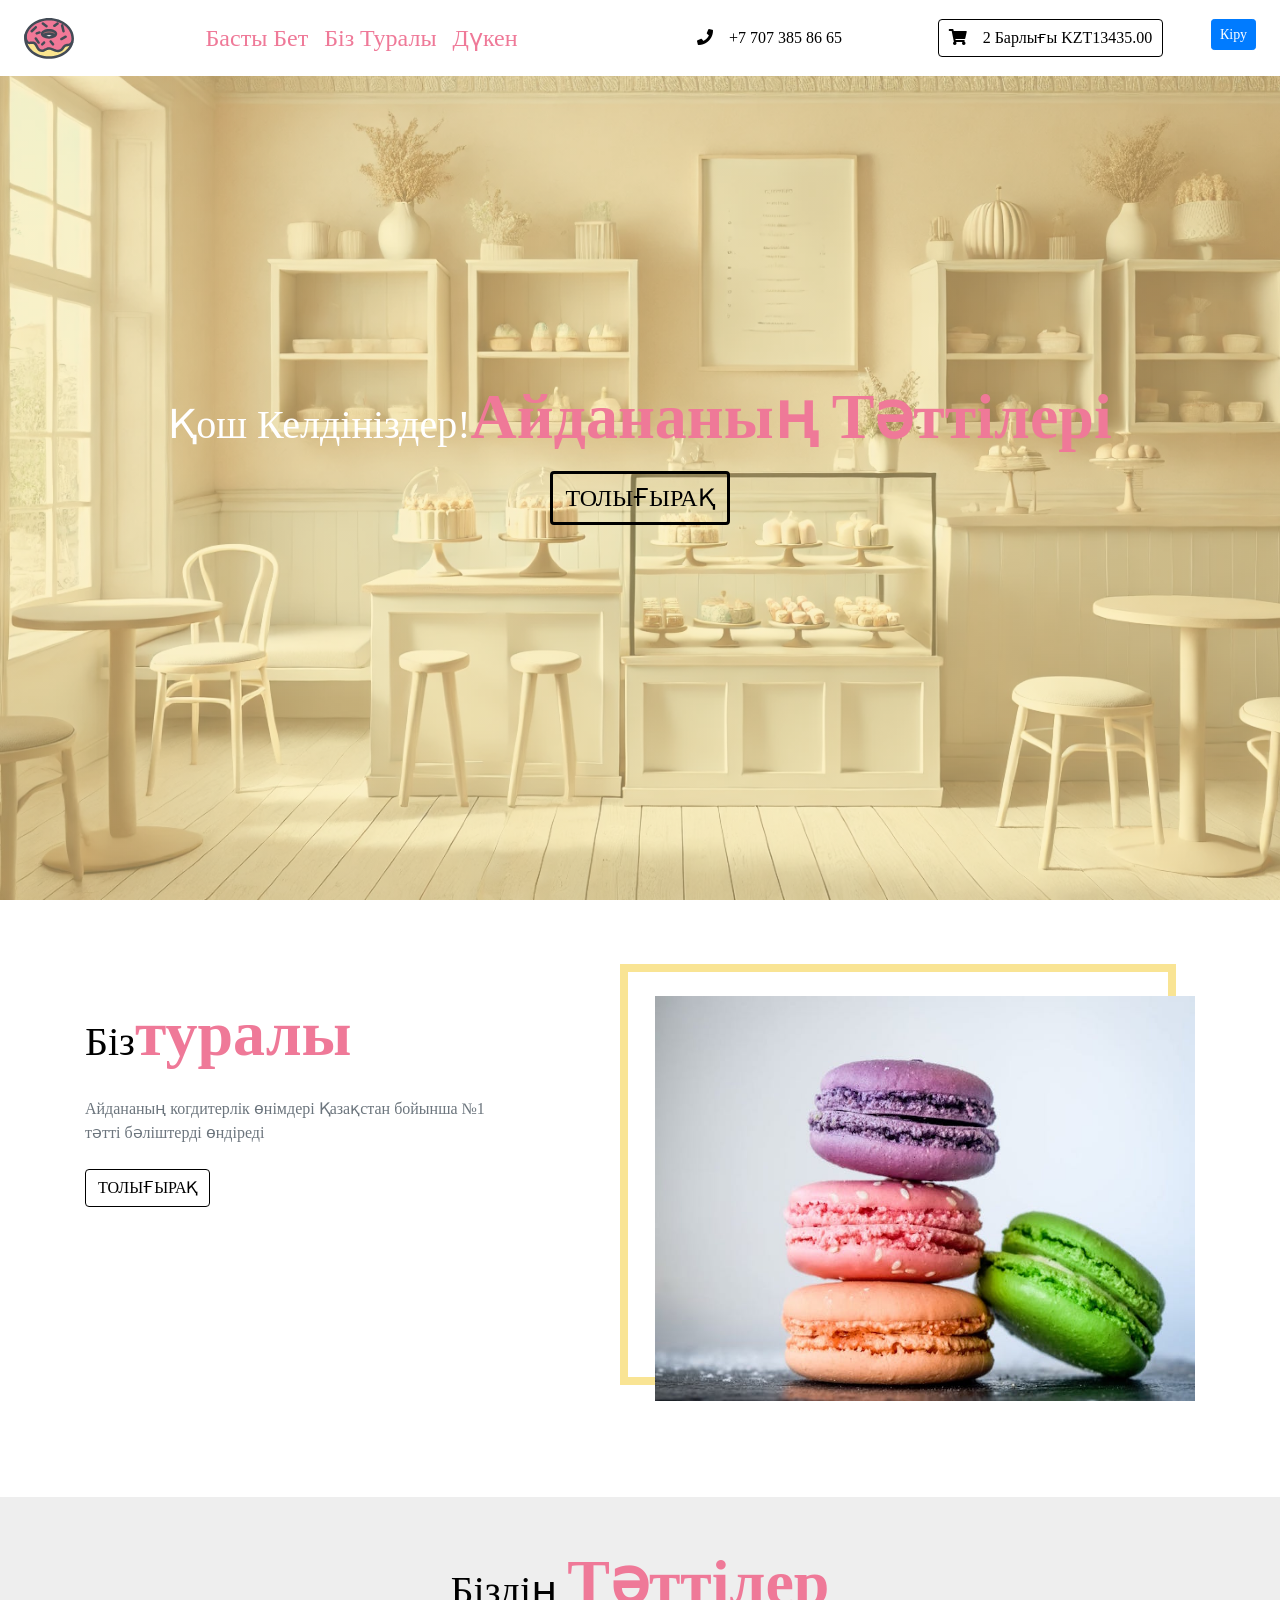
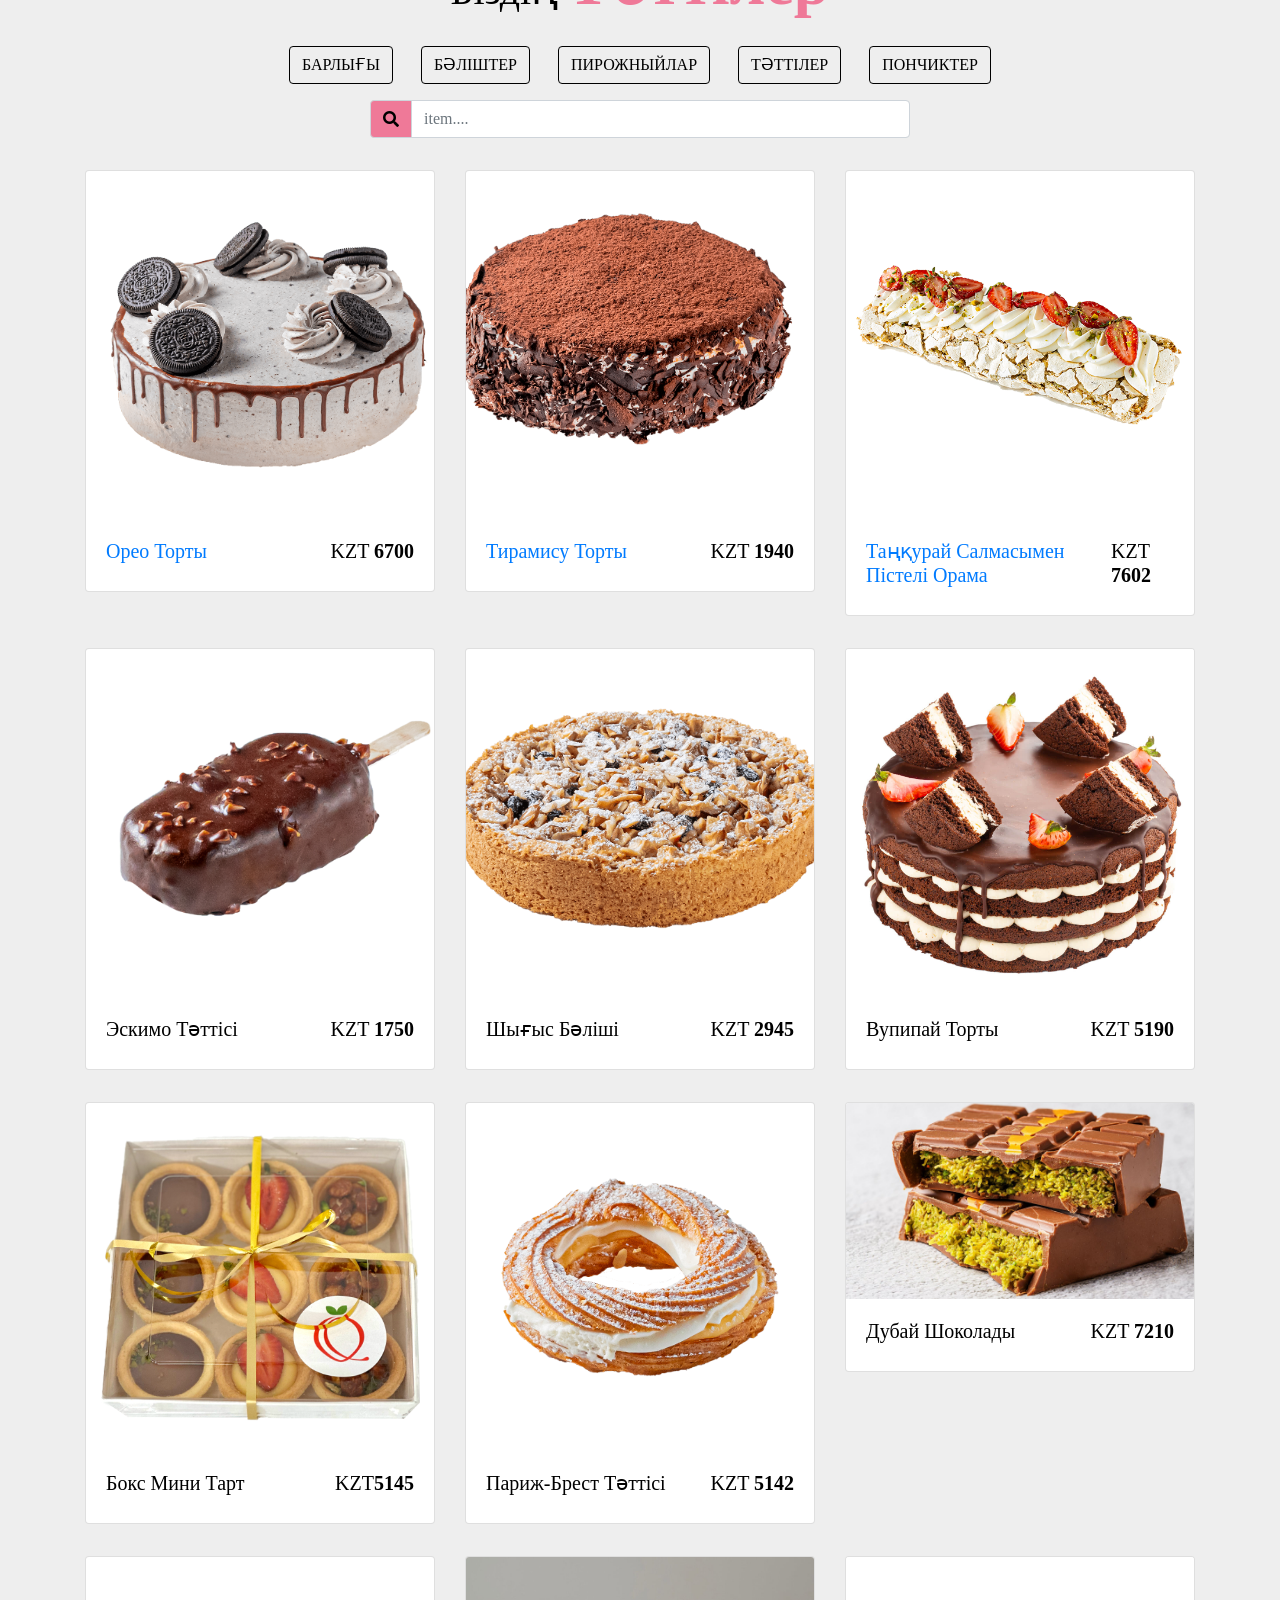
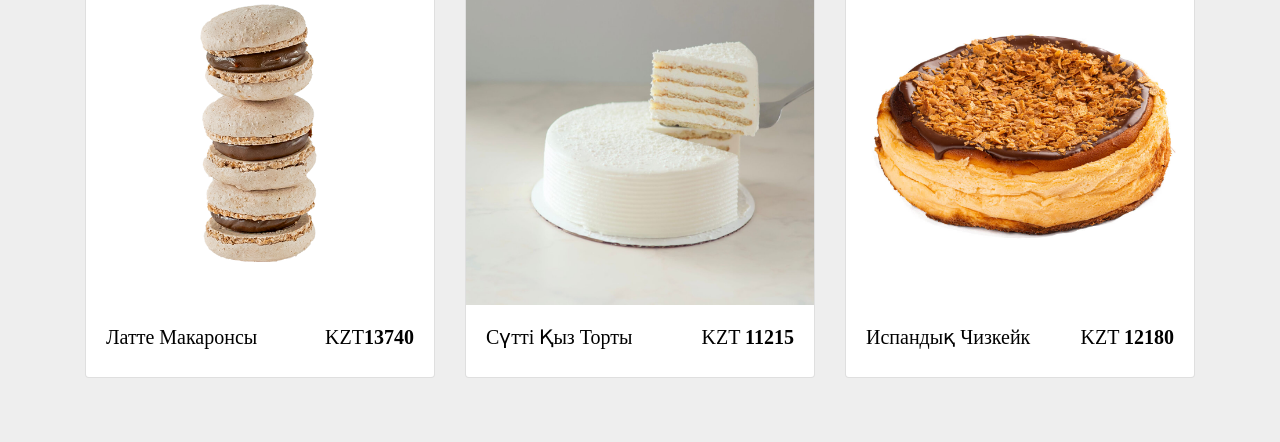
<file: shopping-website-javascript-master/index.html>
<!DOCTYPE html>
<html lang="en">

<head>
  <meta charset="UTF-8">
  <meta name="viewport" content="width=device-width, initial-scale=1.0">
  <meta http-equiv="X-UA-Compatible" content="ie=edge">
  <!-- bootstrap css -->
  <link rel="stylesheet" href="css/bootstrap.min.css">
  <!-- main css -->
  <link rel="stylesheet" href="css/style.css">

  <!-- font awesome -->
  <link rel="stylesheet" href="css/all.css">
  <title>Cart Project</title>
  <style>
  </style>
</head>

<body>
  <!-- header -->
  <header>
    <!-- navbar  -->
    <!-- 
https://www.iconfinder.com/icons/2427887/dessert_donut_doughnut_fat_sweets_icon
Creative Commons (Attribution 3.0 Unported);
https://www.iconfinder.com/korawan_m
     -->
    <nav class="navbar navbar-expand-lg px-4">
      <a class="navbar-brand" href="#"><img src="img/logo.svg" alt=""></a>
      <button class="navbar-toggler" type="button" data-toggle="collapse" data-target="#myNav">
        <span class="toggler-icon"><i class="fas fa-bars"></i></span>
      </button>
      <div class="collapse navbar-collapse" id="myNav">
        <ul class="navbar-nav mx-auto text-capitalize">
          <li class="nav-item active">
            <a class="nav-link" href="#">Басты бет</a>
          </li>
          <li class="nav-item">
            <a class="nav-link " href="#">Біз туралы</a>
          </li>
          <li class="nav-item">
            <a class="nav-link" href="#">дүкен</a>
          </li>
        </ul>
        <div class="nav-info-items d-none d-lg-flex ">
          <!-- single info -->
          <div class="nav-info align-items-center d-flex justify-content-between mx-lg-5">
            <span class="info-icon mx-lg-3"><i class="fas fa-phone"></i></span>
            <p class="mb-0">+7 707 385 86 65</p>
          </div>
          <!-- end of single info -->
          <!-- single info -->
          <div id="cart-info" class="nav-info align-items-center cart-info d-flex justify-content-between mx-lg-5">
            <span class="cart-info__icon mr-lg-3"><i class="fas fa-shopping-cart"></i></span>
            <p class="mb-0 text-capitalize"><span id="item-count">2 </span> барлығы KZT<span class="item-total">18945</span></p>
          </div>
          <div class="nav-login">
            <a href="login.html" class="btn btn-primary btn-sm">Кіру</a>
          </div>
          <!-- end of single info -->
        </div>
      </div>
    </nav>
    <!-- end of nav -->
    <!-- banner  -->
    <div class="container-fluid">
      <div class="row max-height justify-content-center align-items-center">
        <div class="col-10 mx-auto banner text-center">
          <h1 class="text-capitalize">Қош келдініздер!<strong class="banner-title ">Айдананың тәттілері</strong></h1>
          <a href="#store" class="btn banner-link text-uppercase my-2">толығырақ</a>

        </div>
        <div id="cart" class="cart">
          <!-- cart item -->
          <div class="cart-item d-flex justify-content-between text-capitalize my-3">
            <img src="img-cart/cake-2.jpeg" class="img-fluid rounded-circle" id="item-img" alt="">
            <div class="item-text">

              <p id="cart-item-title" class="font-weight-bold mb-0">Себеттегі тауар</p>
              <span>KZT</span>
              <span id="cart-item-price" class="cart-item-price" class="mb-0">1110</span>
            </div>
            <a href="#" id='cart-item-remove' class="cart-item-remove">
              <i class="fas fa-trash"></i>
            </a>
          </div>
          <!--end of  cart item -->
          <!-- cart item -->
          <div class="cart-item d-flex justify-content-between text-capitalize my-3">
            <img src="img-cart/doughnut-2.jpeg" class="img-fluid rounded-circle" id="item-img" alt="">
            <div class="cart-item-text">

              <p id="cart-item-title" class="font-weight-bold mb-0">Себеттегі тауар</p>
              <span>KZT</span>
              <span id="cart-item-price" class="cart-item-price" class="mb-0">12325</span>
            </div>
            <a href="#" id='cart-item-remove' class="cart-item-remove">
              <i class="fas fa-trash"></i>
            </a>
          </div>
          <!--end of  cart item -->
          <!-- cart total -->
          <div class="cart-total-container d-flex justify-content-around text-capitalize mt-5">
            <h5>барлығы</h5>
            <h5> KZT <strong id="cart-total" class="font-weight-bold">5000</strong> </h5>
          </div>
          <!--end cart total -->
          <!-- cart buttons -->
          <div class="cart-buttons-container mt-3 d-flex justify-content-between">
            <a href="#" id="clear-cart" class="btn btn-outline-secondary btn-black text-uppercase">Себетті тазалау</a>
            <a href="login.html" class="btn btn-outline-secondary text-uppercase btn-pink">шығу</a>
          </div>
          <!--end of  cart buttons -->
          <!--  -->
        </div>
      </div>
    </div>




    <!--end of  banner  -->
  </header>
  <!-- header -->
  <!-- about us -->
  <section class="about py-5" id="about">
    <div class="container">

      <div class="row">
        <div class="col-10 mx-auto col-md-6 my-5">
          <h1 class="text-capitalize">Біз<strong class="banner-title ">туралы</strong></h1>
          <p class="my-4 text-muted w-75">Айдананың когдитерлік өнімдері Қазақстан бойынша №1 тәтті бәліштерді өндіреді</p>
          <a href="#" class="btn btn-outline-secondary btn-black text-uppercase ">Толығырақ</a>

        </div>
        <div class="col-10 mx-auto col-md-6 align-self-center my-5">
          <div class="about-img__container">
            <img src="img/sweets-1.jpeg" class="img-fluid" alt="">
          </div>
        </div>
      </div>
    </div>
  </section>

  <!-- end of about us -->


  <!-- store -->
  <section id="store" class="store py-5">
    <div class="container">
      <!-- section title -->
      <div class="row">
        <div class="col-10 mx-auto col-sm-6 text-center">
          <h1 class="text-capitalize">Біздің <strong class="banner-title ">тәттілер</strong></h1>
        </div>
      </div>
      <!-- end of section title -->
      <!--filter buttons -->
      <div class="row">
        <div class=" col-lg-8 mx-auto d-flex justify-content-around my-2 sortBtn flex-wrap">
          <a href="#" class="btn btn-outline-secondary btn-black text-uppercase filter-btn m-2" data-filter="all"> барлығы</a>
          <a href="balishter.html" class="btn btn-outline-secondary btn-black text-uppercase filter-btn m-2" data-filter="cakes">бәліштер</a>
          <a href="pirozh.html" class="btn btn-outline-secondary btn-black text-uppercase filter-btn m-2" data-filter="cupcakes">Пирожныйлар</a>
          <a href="#" class="btn btn-outline-secondary btn-black text-uppercase filter-btn m-2" data-filter="sweets">тәттілер</a>
          <a href="#" class="btn btn-outline-secondary btn-black text-uppercase filter-btn m-2" data-filter="doughnuts">пончиктер</a>
        </div>
      </div>
      <!-- search box -->
      <div class="row">

        <div class="col-10 mx-auto col-md-6">
          <form>
            <div class="input-group mb-3">
              <div class="input-group-prepend ">
                <span class="input-group-text search-box" id="search-icon"><i class="fas fa-search"></i></span>
              </div>
              <input type="text" class="form-control" placeholder='item....' id="search-item">
            </div>

          </form>
        </div>
      </div>
      <!--end of filter buttons -->
      <!-- store  items-->
      <div class="row" class="store-items" id="store-items">
        <!-- single item -->
        <div class="col-10 col-sm-6 col-lg-4 mx-auto my-3 store-item sweets" data-item="sweets">
          <div class="card ">
            <div class="img-container">
              <img src="img/oreo.png" class="card-img-top store-img" alt="" >
              <span class="store-item-icon">
                <i class="fas fa-shopping-cart"></i>
              </span>
            </div>
            <div class="card-body">
              <div class="card-text d-flex justify-content-between text-capitalize">
                <h5 id="store-item-name"><a href="Oreo.html">Орео торты </a></h5>
                <h5 class="store-item-value">KZT <strong id="store-item-price" class="font-weight-bold">6700</strong></h5>

              </div>
            </div>


          </div>
          <!-- end of card-->
        </div>
        <!--end of single store item-->
        <!-- single item -->
        <div class="col-10 col-sm-6 col-lg-4 mx-auto my-3 store-item cupcakes" data-item="cupcakes">
          <div class="card ">
            <div class="img-container">
              <img src="img/tiramisu.png" class="card-img-top store-img" alt="">
              <span class="store-item-icon">
                <i class="fas fa-shopping-cart"></i>
              </span>
            </div>
            <div class="card-body">
              <div class="card-text d-flex justify-content-between text-capitalize">
                <h5 id="store-item-name"><a href="tiramisu.html"> Тирамису торты </a> </h5>
                <h5 class="store-item-value">KZT <strong id="store-item-price" class="font-weight-bold">1940</strong></h5>

              </div>
            </div>


          </div>
          <!-- end of card-->
        </div>
        <!--end of single store item-->
        <!-- single item -->
        <div class="col-10 col-sm-6 col-lg-4 mx-auto my-3 store-item cakes" data-item="cakes">
          <div class="card ">
            <div class="img-container">
              <img src="img/orama.png" class="card-img-top store-img" alt="">
              <span class="store-item-icon">
                <i class="fas fa-shopping-cart"></i>
              </span>
            </div>
            <div class="card-body">
              <div class="card-text d-flex justify-content-between text-capitalize">
                <h5 id="store-item-name"> <a href="orama.html"> Таңқурай салмасымен пістелі орама </a></h5>
                <h5 class="store-item-value">KZT <strong id="store-item-price" class="font-weight-bold">7602</strong></h5>

              </div>
            </div>


          </div>
          <!-- end of card-->
        </div>
        <!--end of single store item-->
        <!-- single item -->
        <div class="col-10 col-sm-6 col-lg-4 mx-auto my-3 store-item doughnuts" data-item="dougnuts">
          <div class="card ">
            <div class="img-container">
              <img src="img/eskino.png" class="card-img-top store-img" alt="">
              <span class="store-item-icon">
                <i class="fas fa-shopping-cart"></i>
              </span>
            </div>
            <div class="card-body">
              <div class="card-text d-flex justify-content-between text-capitalize">
                <h5 id="store-item-name">Эскимо тәттісі</h5>
                <h5 class="store-item-value">KZT <strong id="store-item-price" class="font-weight-bold">1750</strong></h5>

              </div>
            </div>


          </div>
          <!-- end of card-->
        </div>
        <!--end of single store item-->
        <!-- single item -->
        <div class="col-10 col-sm-6 col-lg-4 mx-auto my-3 store-item sweets" data-item="sweets">
          <div class="card ">
            <div class="img-container">
              <img src="img/vostok.png" class="card-img-top store-img" alt="">
              <span class="store-item-icon">
                <i class="fas fa-shopping-cart"></i>
              </span>
            </div>
            <div class="card-body">
              <div class="card-text d-flex justify-content-between text-capitalize">
                <h5 id="store-item-name">Шығыс бәліші</h5>
                <h5 class="store-item-value">KZT <strong id="store-item-price" class="font-weight-bold">2945</strong></h5>

              </div>
            </div>


          </div>
          <!-- end of card-->
        </div>
        <!--end of single store item-->
        <!-- single item -->
        <div class="col-10 col-sm-6 col-lg-4 mx-auto my-3 store-item cupcakes" data-item="cupcakes">
          <div class="card ">
            <div class="img-container">
              <img src="img/vopie.jpg" class="card-img-top store-img" alt="">
              <span class="store-item-icon">
                <i class="fas fa-shopping-cart"></i>
              </span>
            </div>
            <div class="card-body">
              <div class="card-text d-flex justify-content-between text-capitalize">
                <h5 id="store-item-name">Вупипай торты</h5>
                <h5 class="store-item-value">KZT <strong id="store-item-price" class="font-weight-bold">5190</strong></h5>

              </div>
            </div>


          </div>
          <!-- end of card-->
        </div>
        <!--end of single store item-->
        <!-- single item -->
        <div class="col-10 col-sm-6 col-lg-4 mx-auto my-3 store-item cakes" data-item="cakes">
          <div class="card ">
            <div class="img-container">
              <img src="img/mini.png" class="card-img-top store-img" alt="">
              <span class="store-item-icon">
                <i class="fas fa-shopping-cart"></i>
              </span>
            </div>
            <div class="card-body">
              <div class="card-text d-flex justify-content-between text-capitalize">
                <h5 id="store-item-name">Бокс мини тарт</h5>
                <h5 class="store-item-value">KZT<strong id="store-item-price" class="font-weight-bold">5145</strong></h5>

              </div>
            </div>


          </div>
          <!-- end of card-->
        </div>
        <!--end of single store item-->
        <!-- single item -->
        <div class="col-10 col-sm-6 col-lg-4 mx-auto my-3 store-item doughnuts" data-item="dougnuts">
          <div class="card ">
            <div class="img-container">
              <img src="img/paris.png" class="card-img-top store-img" alt="">
              <span class="store-item-icon">
                <i class="fas fa-shopping-cart"></i>
              </span>
            </div>
            <div class="card-body">
              <div class="card-text d-flex justify-content-between text-capitalize">
                <h5 id="store-item-name">Париж-Брест тәттісі</h5>
                <h5 class="store-item-value">KZT <strong id="store-item-price" class="font-weight-bold">5142</strong></h5>

              </div>
            </div>


          </div>
          <!-- end of card-->
        </div>
        <!--end of single store item-->
        <!-- single item -->
        <div class="col-10 col-sm-6 col-lg-4 mx-auto my-3 store-item sweets" data-item="sweets">
          <div class="card ">
            <div class="img-container">
              <img src="img/dubai.jpg" class="card-img-top store-img" alt="">
              <span class="store-item-icon">
                <i class="fas fa-shopping-cart"></i>
              </span>
            </div>
            <div class="card-body">
              <div class="card-text d-flex justify-content-between text-capitalize">
                <h5 id="store-item-name">Дубай шоколады</h5>
                <h5 class="store-item-value">KZT <strong id="store-item-price" class="font-weight-bold">7210</strong></h5>

              </div>
            </div>


          </div>
          <!-- end of card-->
        </div>
        <!--end of single store item-->
        <!-- single item -->
        <div class="col-10 col-sm-6 col-lg-4 mx-auto my-3 store-item cupcakes" data-item="cupcakes">
          <div class="card ">
            <div class="img-container">
              <img src="img/macaron.png" class="card-img-top store-img" alt="">
              <span class="store-item-icon">
                <i class="fas fa-shopping-cart"></i>
              </span>
            </div>
            <div class="card-body">
              <div class="card-text d-flex justify-content-between text-capitalize">
                <h5 id="store-item-name">Латте макаронсы</h5>
                <h5 class="store-item-value">KZT<strong id="store-item-price" class="font-weight-bold">13740</strong></h5>

              </div>
            </div>


          </div>
          <!-- end of card-->
        </div>
        <!--end of single store item-->
        <!-- single item -->
        <div class="col-10 col-sm-6 col-lg-4 mx-auto my-3 store-item cakes" data-item="cakes">
          <div class="card ">
            <div class="img-container">
              <img src="img/milk.jpeg" class="card-img-top store-img" alt="">
              <span class="store-item-icon">
                <i class="fas fa-shopping-cart"></i>
              </span>
            </div>
            <div class="card-body">
              <div class="card-text d-flex justify-content-between text-capitalize">
                <h5 id="store-item-name">Сүтті қыз торты</h5>
                <h5 class="store-item-value">KZT <strong id="store-item-price" class="font-weight-bold">11215</strong></h5>

              </div>
            </div>


          </div>
          <!-- end of card-->
        </div>
        <!--end of single store item-->
        <!-- single item -->
        <div class="col-10 col-sm-6 col-lg-4 mx-auto my-3 store-item doughnuts" data-item="dougnuts">
          <div class="card ">
            <div class="img-container">
              <img src="img/cakee.jpg" class="card-img-top store-img" alt="">
              <span class="store-item-icon">
                <i class="fas fa-shopping-cart"></i>
              </span>
            </div>
            <div class="card-body">
              <div class="card-text d-flex justify-content-between text-capitalize">
                <h5 id="store-item-name">Испандық чизкейк</h5>
                <h5 class="store-item-value">KZT <strong id="store-item-price" class="font-weight-bold">12180</strong></h5>

              </div>
            </div>


          </div>
          <!-- end of card-->
        </div>
        <!--end of single store item-->

      </div>
  </section>
  <!--end of store items -->


  <!-- modal-container -->
  <div class="container-fluid ">
    <div class="row lightbox-container align-items-center">
      <div class="col-10 col-md-10 mx-auto text-right lightbox-holder">
        <span class="lightbox-close"><i class="fas fa-window-close"></i></span>
        <div class="lightbox-item"></div>
        <span class="lightbox-control btnLeft"><i class="fas fa-caret-left"></i></span>
        <span class="lightbox-control btnRight"><i class="fas fa-caret-right"></i></span>
      </div>

    </div>
  </div>


  <!-- jquery -->
  <script src="js/jquery-3.3.1.min.js"></script>
  <!-- bootstrap js -->
  <script src="js/bootstrap.bundle.min.js"></script>
  <!-- script js -->
  <script src="js/app.js"></script>
</body>

</html>
</file>
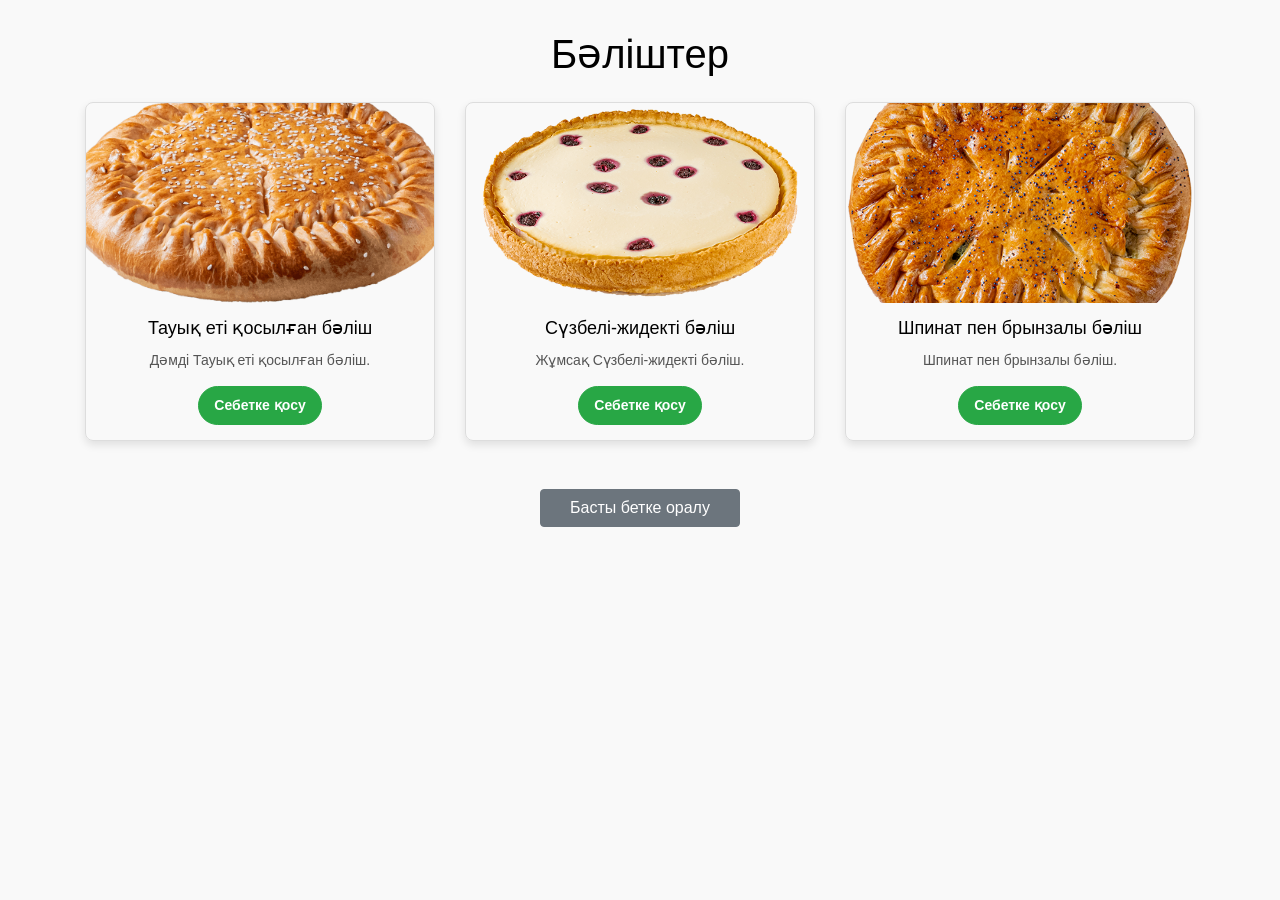
<file: shopping-website-javascript-master/balishter.html>
<!DOCTYPE html>
<html lang="kk">

<head>
  <meta charset="UTF-8">
  <meta name="viewport" content="width=device-width, initial-scale=1.0">
  <meta http-equiv="X-UA-Compatible" content="ie=edge">
  <!-- bootstrap css -->
  <link rel="stylesheet" href="css/bootstrap.min.css">
  <!-- main css -->
  <link rel="stylesheet" href="css/style.css">
  <title>Бәліштер</title>
  <style>
    body {
      font-family: Arial, sans-serif;
      background-color: #f9f9f9;
    }

    .container {
      margin-top: 30px;
    }

    .product-card {
      border: 1px solid #ddd;
      border-radius: 8px;
      box-shadow: 0 4px 8px rgba(0, 0, 0, 0.1);
      overflow: hidden;
      transition: transform 0.3s, box-shadow 0.3s;
    }

    .product-card:hover {
      transform: translateY(-5px);
      box-shadow: 0 6px 12px rgba(0, 0, 0, 0.2);
    }

    .product-img {
      width: 100%;
      height: 200px;
      object-fit: cover;
    }

    .product-details {
      padding: 15px;
      text-align: center;
    }

    .product-details h5 {
      font-size: 18px;
      margin-bottom: 10px;
    }

    .product-details p {
      font-size: 14px;
      color: #555;
      margin-bottom: 15px;
    }

    .product-details .btn {
      padding: 8px 15px;
      border-radius: 20px;
      font-size: 14px;
      font-weight: bold;
    }
  </style>
</head>

<body>
  <div class="container">
    <h1 class="text-center mb-4">Бәліштер</h1>
    <div class="row">
      <!-- Product 1 -->
      <div class="col-md-4 mb-4">
        <div class="product-card">
          <img src="img/pirog.png" alt="Тауық еті қосылған бәліш" class="product-img">
          <div class="product-details">
            <h5>Тауық еті қосылған бәліш</h5>
            <p>Дәмді Тауық еті қосылған бәліш.</p>
            <button class="btn btn-success">Себетке қосу</button>
          </div>
        </div>
      </div>
      <!-- Product 2 -->
      <div class="col-md-4 mb-4">
        <div class="product-card">
          <img src="img/suzbe.png" alt="Сүзбелі-жидекті бәліш" class="product-img">
          <div class="product-details">
            <h5>Сүзбелі-жидекті бәліш</h5>
            <p>Жұмсақ Сүзбелі-жидекті бәліш.</p>
            <button class="btn btn-success">Себетке қосу</button>
          </div>
        </div>
      </div>
      <!-- Product 3 -->
      <div class="col-md-4 mb-4">
        <div class="product-card">
          <img src="img/shpinat.png" alt="Шпинат пен брынзалы бәліш" class="product-img">
          <div class="product-details">
            <h5>Шпинат пен брынзалы бәліш</h5>
            <p>Шпинат пен брынзалы бәліш.</p>
            <button class="btn btn-success">Себетке қосу</button>
          </div>
        </div>
      </div>
    </div>
    <a href="index.html" class="btn btn-secondary d-block mx-auto mt-4" style="width: 200px;">Басты бетке оралу</a>
  </div>
</body>

</html>
</file>
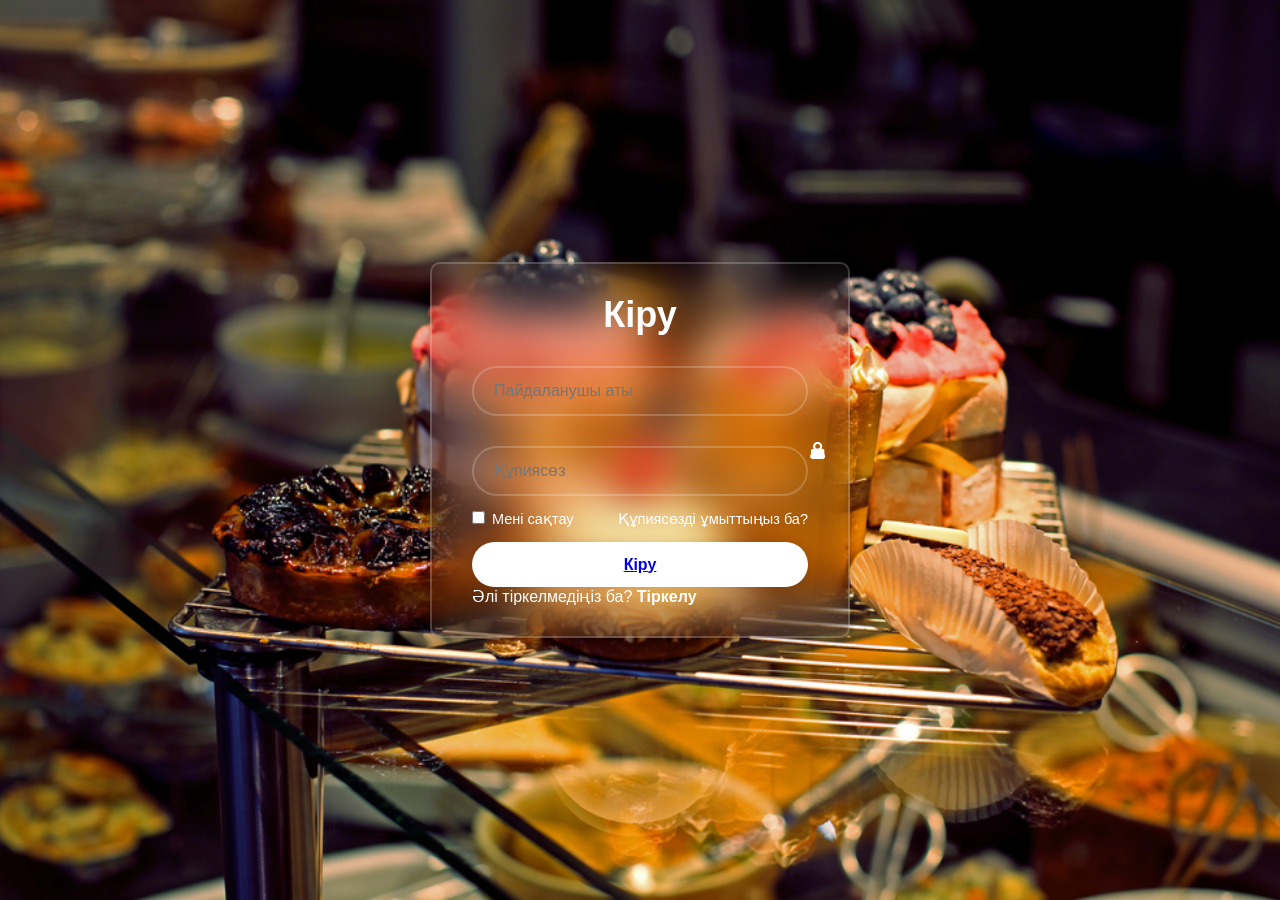
<file: shopping-website-javascript-master/login.html>
<!DOCTYPE html>
<html lang="en">
<head>
    <meta charset="UTF-8">
    <meta name="viewport" content="width=device-width, initial-scale=1.0">
    <title>Form login and password</title>
    <link rel="stylesheet" href="style.css">
    <link href='https://unpkg.com/boxicons@2.1.4/css/boxicons.min.css' rel='stylesheet'>
</head>
<body>
    <div class="wrapper">
        <form action="">
            <h1>Кіру</h1>
            <div class="input-box">
            <input type="text" placeholder="Пайдаланушы аты" required>
            <i class='bx bx-user'></i>
        </div>
        <div class="input-box">
            <input type="password" placeholder="Құпиясөз" required>
            <i class='bx bxs-lock-alt' ></i>
        </div>
        <div class="remember">
            <label for=""> <input type="checkbox"> Мені сақтау</label>
            <a href="#">Құпиясөзді ұмыттыңыз ба?</a>
        </div>

        <button type="submit" class="btn"><a href="index.html">Кіру</a> </button>

        <div class="register-link">
            <p>Әлі тіркелмедіңіз ба? <a href="#">Тіркелу</a></p>
        </div>
        </form>
    </div>
</body>
</html>
</file>
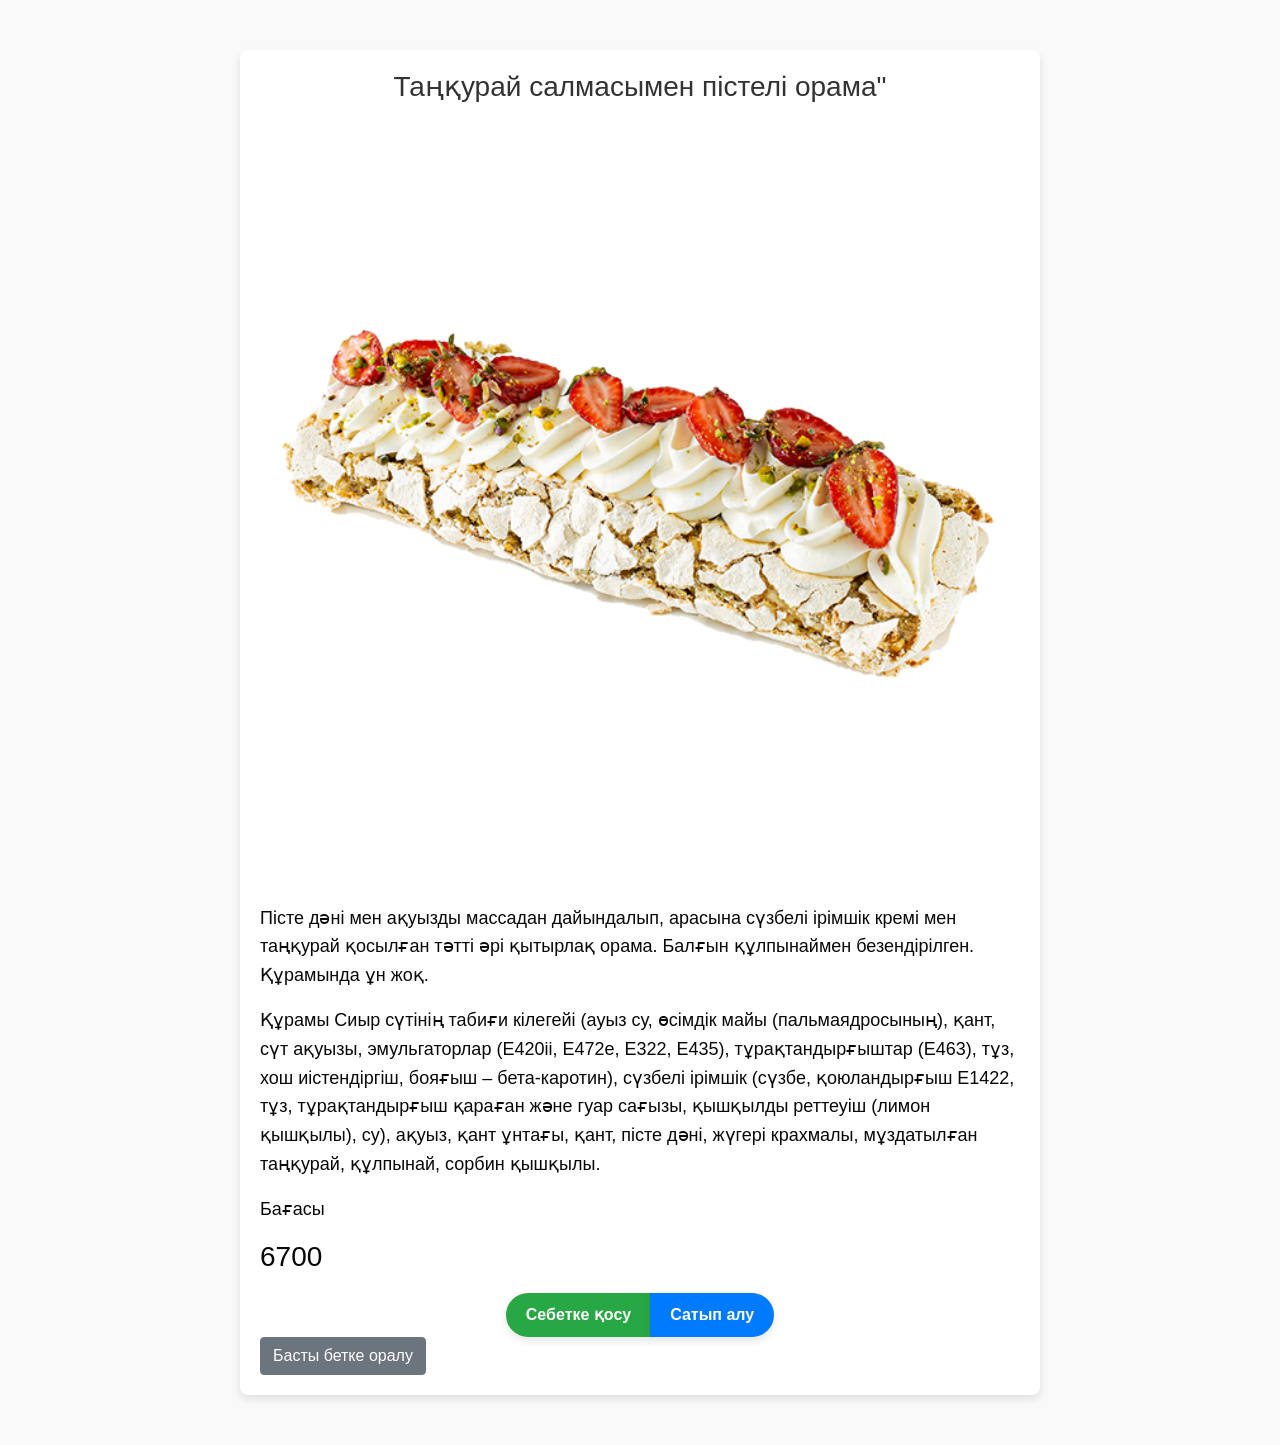
<file: shopping-website-javascript-master/orama.html>
<!DOCTYPE html>
<html lang="kk">

<head>
  <meta charset="UTF-8">
  <meta name="viewport" content="width=device-width, initial-scale=1.0">
  <meta http-equiv="X-UA-Compatible" content="ie=edge">
  <!-- bootstrap css -->
  <link rel="stylesheet" href="css/bootstrap.min.css">
  <!-- main css -->
  <link rel="stylesheet" href="css/style.css">
  <!-- font awesome -->
  <link rel="stylesheet" href="css/all.css">
  <title> Орео торты</title>
  <style>
    @import url('https://fonts.googleapis.com/css2?family=Poppins:ital,wght@0,100;0,200;0,300;0,400;0,500;0,600;0,700;0,800;0,900;1,100;1,200;1,300;1,400;1,500;1,600;1,700;1,800;1,900&display=swap');

    body {
      font-family: Arial, sans-serif;
      background-color: #f9f9f9;
    }

    .cake-container {
      max-width: 800px;
      margin: 50px auto;
      padding: 20px;
      background: #fff;
      border-radius: 8px;
      box-shadow: 0 4px 8px rgba(0, 0, 0, 0.1);
    }

    .cake-title {
      text-align: center;
      color: #333;
      font-size: 28px;
      margin-bottom: 20px;
    }

    .cake-img {
      width: 100%;
      border-radius: 8px;
    }

    .cake-description {
      margin-top: 20px;
      line-height: 1.6;
      font-size: 18px;
      color: #080808;
    }

    .btn-group {
      display: flex;
      justify-content: center;
      margin-top: 20px;
    }

    .btn-group .btn {
    display: inline-block;
    padding: 10px 20px;
    font-size: 16px;
    font-weight: bold;
    color: #fff;
    text-align: center;
    text-decoration: none;
    border-radius: 25px;
    transition: all 0.3s ease;
    box-shadow: 0 4px 8px rgba(0, 0, 0, 0.1);
    border: none;
    cursor: pointer;
  }

  .btn-group .btn-success {
    background-color: #28a745;
  }

  .btn-group .btn-success:hover {
    background-color: #218838;
    box-shadow: 0 6px 12px rgba(0, 0, 0, 0.2);
  }

  .btn-group .btn-primary {
    background-color: #007bff;
  }

  .btn-group .btn-primary:hover {
    background-color: #0056b3;
    box-shadow: 0 6px 12px rgba(0, 0, 0, 0.2);
 
    }
  </style>
</head>

<body>
  <div class="cake-container">
    <h1 class="cake-title">Таңқурай салмасымен пістелі орама"</h1>
    <img src="img/orama.png" alt="Таңқурай салмасымен пістелі орама" class="cake-img">
    <div class="cake-description">
      <p>
        Пісте дәні мен ақуызды массадан дайындалып, арасына сүзбелі ірімшік кремі мен таңқурай қосылған тәтті әрі қытырлақ орама. Балғын құлпынаймен безендірілген. Құрамында ұн жоқ.
      </p>
      <p>
        Құрамы
Сиыр сүтінің табиғи кілегейі (ауыз су, өсімдік майы (пальмаядросының), қант, сүт ақуызы, эмульгаторлар (E420ii, E472e, E322, E435), тұрақтандырғыштар (E463), тұз, хош иістендіргіш, бояғыш – бета-каротин), сүзбелі ірімшік (сүзбе, қоюландырғыш Е1422, тұз, тұрақтандырғыш қараған және гуар сағызы, қышқылды реттеуіш (лимон қышқылы), су), ақуыз, қант ұнтағы, қант, пісте дәні, жүгері крахмалы, мұздатылған таңқурай, құлпынай, сорбин қышқылы.
      </p>
      <p>Бағасы</p>
      <h3>6700</h3>
    </div>
    <!-- Buttons -->
    <div class="btn-group">
      <button id="add-to-cart" class="btn btn-success">Себетке қосу</button>
      <button id="buy-now" class="btn btn-primary">Сатып алу</button>
    </div>
    <a href="index.html" class="btn btn-secondary btn-back">Басты бетке оралу</a>
  </div>

  <script>
    // Функция для добавления в корзину
    document.getElementById('add-to-cart').addEventListener('click', function () {
      alert('Торт "Орео" себетке қосылды!');
      // Логика для добавления в корзину
    });

    // Функция для покупки
    document.getElementById('buy-now').addEventListener('click', function () {
      alert('Тапсырысыңыз қабылданды. Рахмет!');
      // Логика для оформления покупки
    });
  </script>
</body>

</html>
</file>
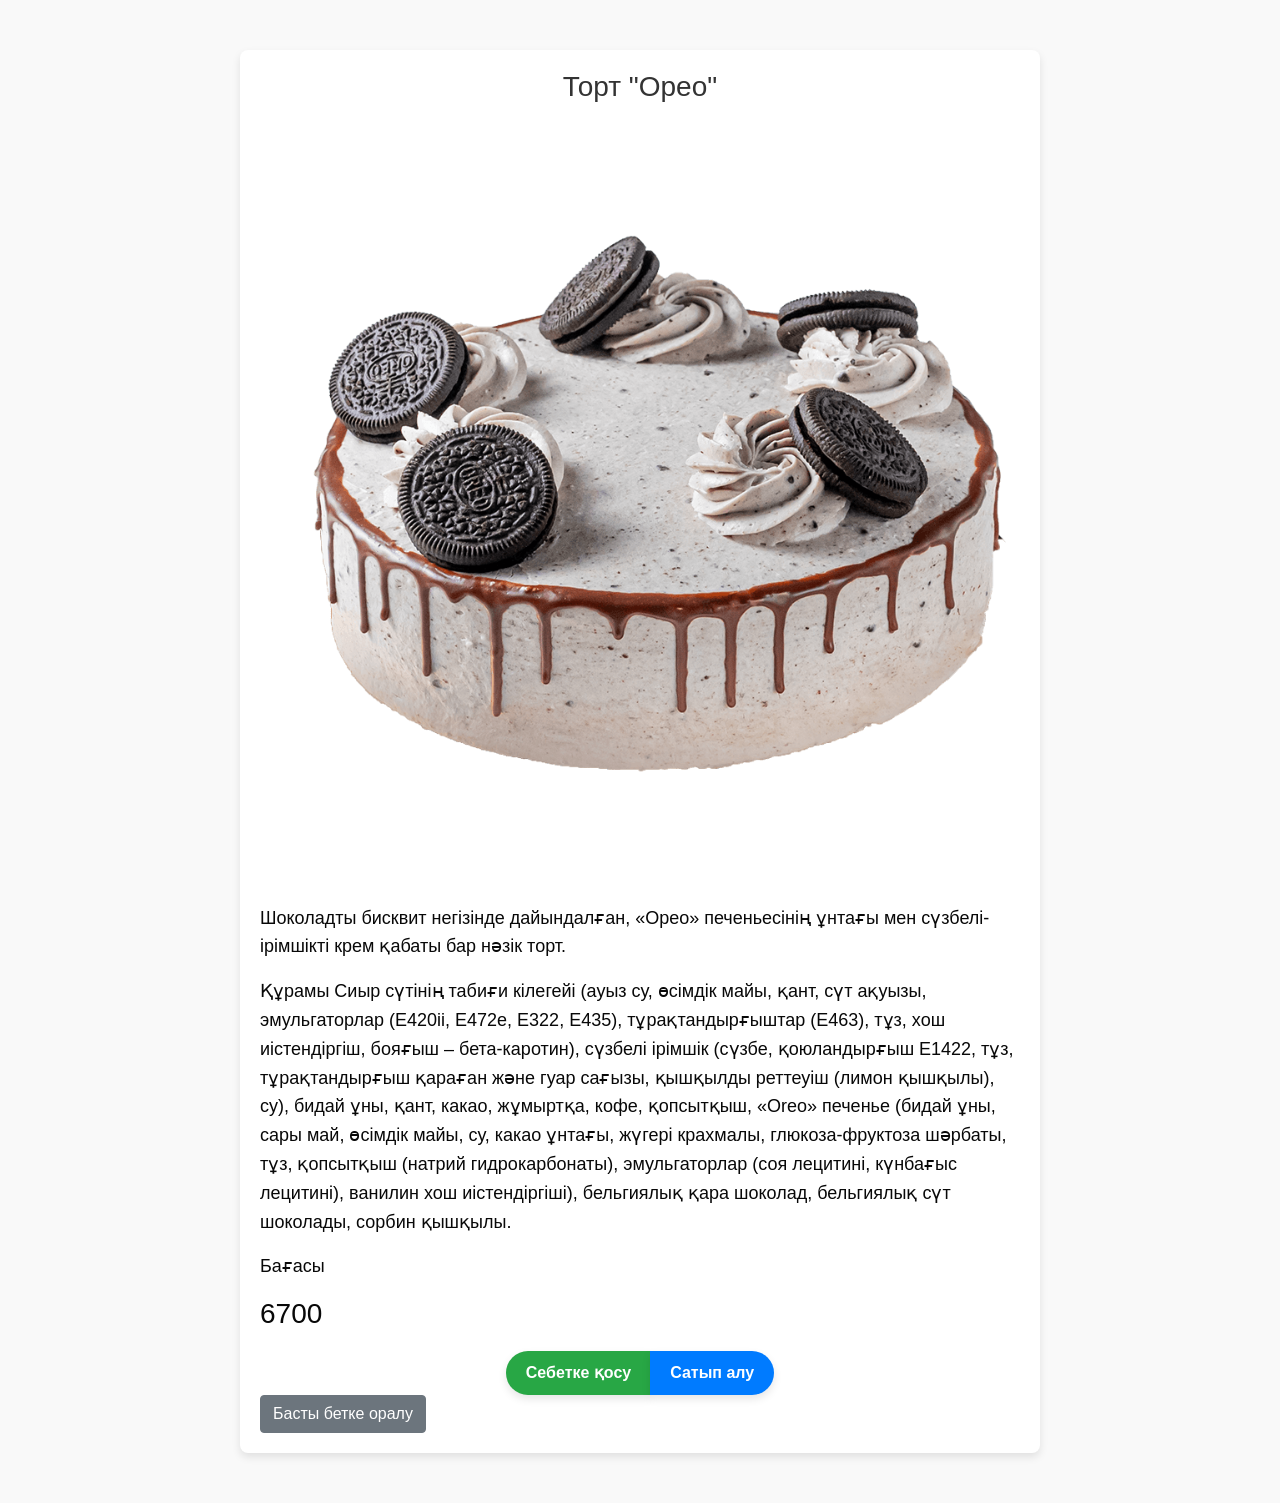
<file: shopping-website-javascript-master/Oreo.html>
<!DOCTYPE html>
<html lang="kk">

<head>
  <meta charset="UTF-8">
  <meta name="viewport" content="width=device-width, initial-scale=1.0">
  <meta http-equiv="X-UA-Compatible" content="ie=edge">
  <!-- bootstrap css -->
  <link rel="stylesheet" href="css/bootstrap.min.css">
  <!-- main css -->
  <link rel="stylesheet" href="css/style.css">
  <!-- font awesome -->
  <link rel="stylesheet" href="css/all.css">
  <title> Орео торты</title>
  <style>
    @import url('https://fonts.googleapis.com/css2?family=Poppins:ital,wght@0,100;0,200;0,300;0,400;0,500;0,600;0,700;0,800;0,900;1,100;1,200;1,300;1,400;1,500;1,600;1,700;1,800;1,900&display=swap');

    body {
      font-family: Arial, sans-serif;
      background-color: #f9f9f9;
    }

    .cake-container {
      max-width: 800px;
      margin: 50px auto;
      padding: 20px;
      background: #fff;
      border-radius: 8px;
      box-shadow: 0 4px 8px rgba(0, 0, 0, 0.1);
    }

    .cake-title {
      text-align: center;
      color: #333;
      font-size: 28px;
      margin-bottom: 20px;
    }

    .cake-img {
      width: 100%;
      border-radius: 8px;
    }

    .cake-description {
      margin-top: 20px;
      line-height: 1.6;
      font-size: 18px;
      color: #080808;
    }

    .btn-group {
      display: flex;
      justify-content: center;
      margin-top: 20px;
    }

    .btn-group .btn {
    display: inline-block;
    padding: 10px 20px;
    font-size: 16px;
    font-weight: bold;
    color: #fff;
    text-align: center;
    text-decoration: none;
    border-radius: 25px;
    transition: all 0.3s ease;
    box-shadow: 0 4px 8px rgba(0, 0, 0, 0.1);
    border: none;
    cursor: pointer;
  }

  .btn-group .btn-success {
    background-color: #28a745;
  }

  .btn-group .btn-success:hover {
    background-color: #218838;
    box-shadow: 0 6px 12px rgba(0, 0, 0, 0.2);
  }

  .btn-group .btn-primary {
    background-color: #007bff;
  }

  .btn-group .btn-primary:hover {
    background-color: #0056b3;
    box-shadow: 0 6px 12px rgba(0, 0, 0, 0.2);
 
    }
  </style>
</head>

<body>
  <div class="cake-container">
    <h1 class="cake-title">Торт "Орео"</h1>
    <img src="img/oreo.png" alt="Орео торты" class="cake-img">
    <div class="cake-description">
      <p>
        Шоколадты бисквит негізінде дайындалған, «Орео» печеньесінің ұнтағы мен сүзбелі-ірімшікті крем қабаты бар нәзік торт.
      </p>
      <p>
        Құрамы
        Сиыр сүтінің табиғи кілегейі (ауыз су, өсімдік майы, қант, сүт ақуызы, эмульгаторлар (E420ii, E472e, E322, E435), тұрақтандырғыштар (E463), тұз, хош иістендіргіш, бояғыш – бета-каротин), сүзбелі ірімшік (сүзбе, қоюландырғыш Е1422, тұз, тұрақтандырғыш қараған және гуар сағызы, қышқылды реттеуіш (лимон қышқылы), су), бидай ұны, қант, какао, жұмыртқа, кофе, қопсытқыш, «Oreo» печенье (бидай ұны, сары май, өсімдік майы, су, какао ұнтағы, жүгері крахмалы, глюкоза-фруктоза шәрбаты, тұз, қопсытқыш (натрий гидрокарбонаты), эмульгаторлар (соя лецитині, күнбағыс лецитині), ванилин хош иістендіргіші), бельгиялық қара шоколад, бельгиялық сүт шоколады, сорбин қышқылы.
      </p>
      <p>Бағасы</p>
      <h3>6700</h3>
    </div>
    <!-- Buttons -->
    <div class="btn-group">
      <button id="add-to-cart" class="btn btn-success">Себетке қосу</button>
      <button id="buy-now" class="btn btn-primary">Сатып алу</button>
    </div>
    <a href="index.html" class="btn btn-secondary btn-back">Басты бетке оралу</a>
  </div>

  <script>
    // Функция для добавления в корзину
    document.getElementById('add-to-cart').addEventListener('click', function () {
      alert('Торт "Орео" себетке қосылды!');
      // Логика для добавления в корзину
    });

    // Функция для покупки
    document.getElementById('buy-now').addEventListener('click', function () {
      alert('Тапсырысыңыз қабылданды. Рахмет!');
      // Логика для оформления покупки
    });
  </script>
</body>

</html>
</file>
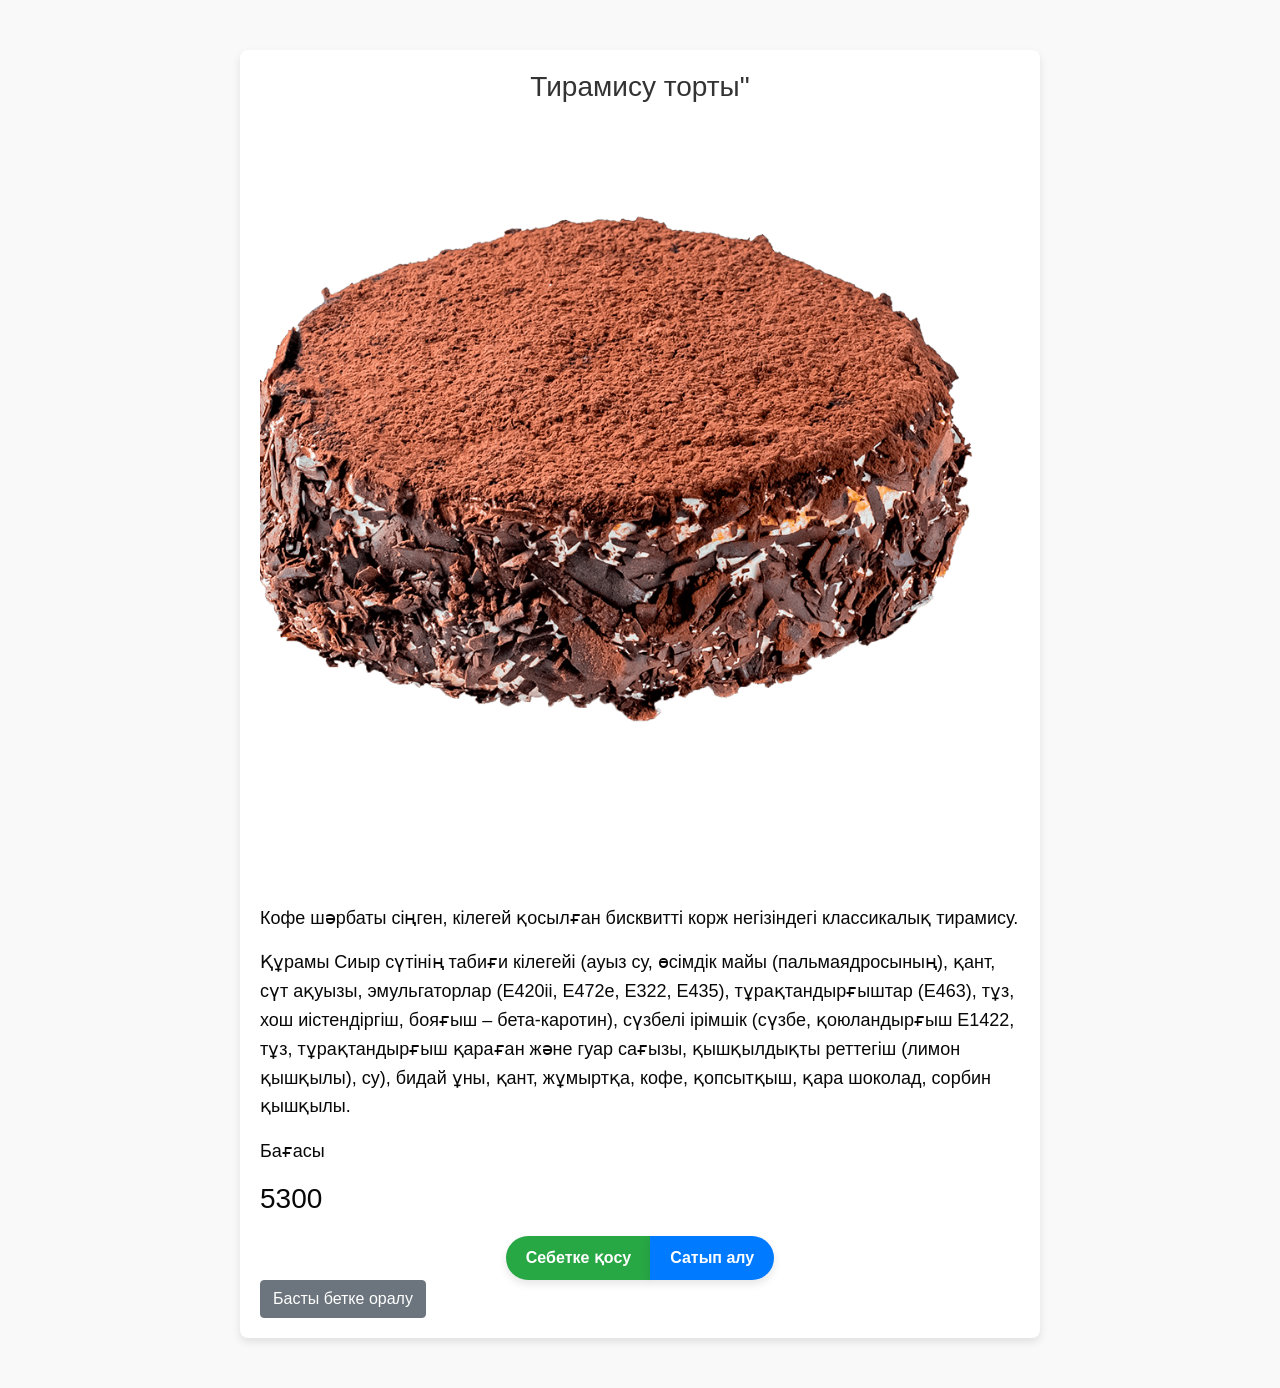
<file: shopping-website-javascript-master/tiramisu.html>
<!DOCTYPE html>
<html lang="kk">

<head>
  <meta charset="UTF-8">
  <meta name="viewport" content="width=device-width, initial-scale=1.0">
  <meta http-equiv="X-UA-Compatible" content="ie=edge">
  <!-- bootstrap css -->
  <link rel="stylesheet" href="css/bootstrap.min.css">
  <!-- main css -->
  <link rel="stylesheet" href="css/style.css">
  <!-- font awesome -->
  <link rel="stylesheet" href="css/all.css">
  <title> Тирамису торты</title>
  <style>
    @import url('https://fonts.googleapis.com/css2?family=Poppins:ital,wght@0,100;0,200;0,300;0,400;0,500;0,600;0,700;0,800;0,900;1,100;1,200;1,300;1,400;1,500;1,600;1,700;1,800;1,900&display=swap');

    body {
      font-family: Arial, sans-serif;
      background-color: #f9f9f9;
    }

    .cake-container {
      max-width: 800px;
      margin: 50px auto;
      padding: 20px;
      background: #fff;
      border-radius: 8px;
      box-shadow: 0 4px 8px rgba(0, 0, 0, 0.1);
    }

    .cake-title {
      text-align: center;
      color: #333;
      font-size: 28px;
      margin-bottom: 20px;
    }

    .cake-img {
      width: 100%;
      border-radius: 8px;
    }

    .cake-description {
      margin-top: 20px;
      line-height: 1.6;
      font-size: 18px;
      color: #080808;
    }

    .btn-group {
      display: flex;
      justify-content: center;
      margin-top: 20px;
    }

    .btn-group .btn {
    display: inline-block;
    padding: 10px 20px;
    font-size: 16px;
    font-weight: bold;
    color: #fff;
    text-align: center;
    text-decoration: none;
    border-radius: 25px;
    transition: all 0.3s ease;
    box-shadow: 0 4px 8px rgba(0, 0, 0, 0.1);
    border: none;
    cursor: pointer;
  }

  .btn-group .btn-success {
    background-color: #28a745;
  }

  .btn-group .btn-success:hover {
    background-color: #218838;
    box-shadow: 0 6px 12px rgba(0, 0, 0, 0.2);
  }

  .btn-group .btn-primary {
    background-color: #007bff;
  }

  .btn-group .btn-primary:hover {
    background-color: #0056b3;
    box-shadow: 0 6px 12px rgba(0, 0, 0, 0.2);
 
    }
  </style>
</head>

<body>
  <div class="cake-container">
    <h1 class="cake-title">Тирамису торты"</h1>
    <img src="img/tiramisu.png" alt="Тирамису торты" class="cake-img">
    <div class="cake-description">
      <p>
        Кофе шәрбаты сіңген, кілегей қосылған бисквитті корж негізіндегі классикалық тирамису.
      </p>
      <p>
        Құрамы
Сиыр сүтінің табиғи кілегейі (ауыз су, өсімдік майы (пальмаядросының), қант, сүт ақуызы, эмульгаторлар (E420ii, E472e, E322, E435), тұрақтандырғыштар (E463), тұз, хош иістендіргіш, бояғыш – бета-каротин), сүзбелі ірімшік (сүзбе, қоюландырғыш Е1422, тұз, тұрақтандырғыш қараған және гуар сағызы, қышқылдықты реттегіш (лимон қышқылы), су), бидай ұны, қант, жұмыртқа, кофе, қопсытқыш, қара шоколад, сорбин қышқылы.
      </p>
      <p>Бағасы</p>
      <h3>5300</h3>
    </div>
    <!-- Buttons -->
    <div class="btn-group">
      <button id="add-to-cart" class="btn btn-success">Себетке қосу</button>
      <button id="buy-now" class="btn btn-primary">Сатып алу</button>
    </div>
    <a href="index.html" class="btn btn-secondary btn-back">Басты бетке оралу</a>
  </div>

  <script>
    // Функция для добавления в корзину
    document.getElementById('add-to-cart').addEventListener('click', function () {
      alert('Торт "Орео" себетке қосылды!');
      // Логика для добавления в корзину
    });

    document.getElementById('buy-now').addEventListener('click', function () {
      alert('Тапсырысыңыз қабылданды. Рахмет!');
    });
  </script>
</body>

</html>
</file>
<file: shopping-website-javascript-master/css/style.css>
@import url('https://fonts.googleapis.com/css2?family=Poppins:ital,wght@0,100;0,200;0,300;0,400;0,500;0,600;0,700;0,800;0,900;1,100;1,200;1,300;1,400;1,500;1,600;1,700;1,800;1,900&display=swap');

:root {
  --mainPink: #ef7998;
  --mainYellow: rgb(249, 228, 148);
  --mainWhite: #fff;
  --mainBlack: #000;
  --yellowTrans: rgba(249, 228, 148, 0.5);
  --mainGrey: rgb(238, 238, 238);
}

body {
  font-family: "Kaushan Script", cursive;
  background: var(--mainWhite);
  color: var(--mainBlack);
}
/* nav links */
.navbar-toggler {
  outline: none !important;
}
.toggler-icon {
  font-size: 2.5rem;
  color: var(--mainPink);
}
.nav-link {
  color: var(--mainPink);
  font-size: 1.5rem;
  transition: all 0.5s ease-in-out;
}
.nav-link:hover {
  color: var(--mainBlack);
}
/* end of nav links */
/* info icons */
.cart-info__icon {
  color: var(--mainBlack);
  cursor: pointer;
}

.cart-info {
  border: 0.1rem solid var(--mainBlack);
  color: var(--mainBlack);
  border-radius: 0.25rem;
  padding: 0.4rem 0.6rem;
  cursor: pointer;
}
.cart-info:hover {
  background: var(--mainPink);
  border-color: var(--mainPink);
  color: var(--mainWhite);
}
.cart-info:hover .cart-info__icon {
  color: var(--mainWhite);
}
/* end of info icons */
/* banner */

.max-height {
  min-height: calc(100vh - 76px);
  background: linear-gradient(var(--yellowTrans), var(--yellowTrans)),
    url("../img/minis.webp") center/cover fixed no-repeat;
  position: relative;
}
.banner {
  color: var(--mainWhite);
  margin-top: -4rem;
}
.banner-title {
  color: var(--mainPink);
  font-size: 4rem;
}
.banner-link {
  font-size: 1.5rem;
  color: var(--mainBlack);
  border: 0.2rem solid var(--mainBlack);
}
.banner-link:hover {
  background: var(--mainBlack);
  color: var(--mainPink);
}
/* endo of banner */
/* cart  */
.cart {
  position: absolute;
  min-height: 10rem;
  background: var(--mainWhite);
  top: 0;
  right: 0;
  transition: all 0.3s ease-in-out;
  background: rgba(255, 255, 255, 0.5);
  width: 0;
  overflow: hidden;
}
.show-cart {
  width: 18rem;
  padding: 2rem 1.5rem;
  transform: rotateY(-360deg);
}
.cart-item {
  transition: all 2s ease-in-out;
}

/* end of cart */
/* cart item */
.cart-item-remove {
  color: var(--mainPink);
  transition: all 1s ease-in-out;
}
.cart-item-remove:hover {
  transform: scale(1.1);
  color: var(--mainBlack);
}
#cart-item-price {
  font-size: 0.8rem;
}
/* cart item */
/* cart buttons */
.btn-pink {
  color: var(--mainPink) !important;
  border-color: var(--mainPink) !important;
}
.btn-black {
  color: var(--mainBlack) !important;
  border-color: var(--mainBlack) !important;
}
.btn-black:hover {
  color: var(--mainPink) !important;
  background: var(--mainBlack) !important;
}
.btn-pink:hover {
  background: var(--mainPink) !important;
  color: var(--mainBlack) !important;
}
/* end of cart buttons */

/* about */
.about-img__container {
  position: relative;
}

.about-img__container::before {
  content: "";
  position: absolute;
  top: -1.5rem;
  left: -1.7rem;
  width: 100%;
  height: 100%;
  outline: 0.5rem solid var(--mainYellow);
  z-index: -1;
  transition: all 1s ease-in-out;
}
.about-img__container:hover:before {
  top: 0;
  left: 0;
}

/*end of  about */

/* store items */
.store {
  background: var(--mainGrey);
}
.img-container {
  position: relative;
  overflow: hidden;
  cursor: pointer;
}
.store-img {
  transition: all 1s ease-in-out;
}
.img-container:hover .store-img {
  transform: scale(1.2);
}
.store-item-icon {
  position: absolute;
  bottom: 0;
  right: 0;
  padding: 0.75rem;
  background: var(--mainYellow);
  border-top-left-radius: 1rem;
  transition: all 1s ease-in-out;
  transform: translate(100%, 100%);
}
.img-container:hover .store-item-icon {
  transform: translate(0, 0);
}
.store-item-icon:hover {
  color: var(--mainWhite);
}
.store-item-value {
  color: --mainYellow;
}
/*end of  store items */
.search-box {
  background: var(--mainPink);
  color: var(--mainBlack);
}

/* ligthbox */

.lightbox-container {
  position: fixed;
  top: 0;
  left: 0;
  right: 0;
  bottom: 0;
  z-index: 999;
  background: rgba(0, 0, 0, 0.6) !important;
  display: none;
}
.show {
  display: block;
}

.lightbox-holder {
  position: relative;
}
.lightbox-item {
  min-height: 80vh;
  background: url("../img-cart/торт.jpg") center/cover fixed no-repeat;
  border-radius: 0.3rem;
}
.lightbox-close {
  color: var(--mainPink);
  font-size: 3rem;
  transition: all 1s ease-in-out;
  cursor: pointer;
}
.lightbox-close:hover {
  color: var(--mainYellow);
}

.lightbox-control {
  position: absolute;
  font-size: 4rem;
  color: var(--mainPink);
  transition: all 1s linear;
  cursor: pointer;
}
.lightbox-control:hover {
  color: var(--mainYellow);
}
.btnLeft {
  top: 50%;
  left: 0;
  transform: translateX(-60%);
}
.btnRight {
  top: 50%;
  right: 0;
  transform: translateX(60%);
}
</file>
<file: shopping-website-javascript-master/style.css>
@import url('https://fonts.googleapis.com/css2?family=Poppins:ital,wght@0,100;0,200;0,300;0,400;0,500;0,600;0,700;0,800;0,900;1,100;1,200;1,300;1,400;1,500;1,600;1,700;1,800;1,900&display=swap');

*{
    margin: 0;
    padding: 0;
    box-sizing: border-box;
    font-family: "Popins", sans-serif;
}


body{
    display: flex ;
    justify-content: center;
    align-items: center ;
    min-height: 100vh;
    background: url(Sever-metropol.jpg);
    background-size:cover;
    background-position: center;

}

.wrapper{
    width: 420px;
    background: transparent;
    border:2px solid rgb(255, 255, 255, .2) ;
    backdrop-filter: blur(20px);
    box-shadow: 0 0 10px rgb(0, 0, 0, .2);
    color: #fff;
    border-radius: 10px;
    padding: 30px 40px;
}

.wrapper h1{
    font-size: 36px;
    text-align: center;
}
.wrapper .input-box{
    width: 100%;
    height: 50px;
    margin: 30px 0;
}
.input-box input {
    width: 100%;
    height: 100%;
    background: transparent;
    border: none;
    outline: none;
    border: 2px solid rgb(255, 255, 255, .2);
    border-radius: 40px;
    font-size: 16px;
    color: #fff;
    padding: 20px 45px 20px 20px;
}
.input-box::placeholder{
    color: #fff;
}
.input-box i{
    position: absolute;
    right: 20px;
    top: 50%;
    transform: translateY(-50%);
    font-size: 20px;
}
.wrapper .remember{
    display: flex;
    justify-content: space-between;
    font-size: 14.5px;
    margin: -15px 0 15px;
}
.remember label input{
    accent-color: #fff;
    margin-right: 3px;
}
.remember a{
    color: #fff;
    text-decoration: none;
}
.remember a:hover{
    text-decoration: underline;
}
.wrapper .btn{
    width: 100%;
    height: 45px;
    background: #fff;
    border: none;
    outline: none;
    border-radius: 40px;
    box-shadow: 0 0 10px rgb(0, 0, 0, .1);
    cursor: pointer;
    font-size: 16px;
    color: #333;
    font-weight: 600;
}
.wrapper.register-link{
    font-size: 14.5px;
    text-align: center;
    margin-top: 20px;
}
.register-link p a {
    color: #fff;
    text-decoration: none;
    font-weight: 600;
}
.register-link p a:hover{
    text-decoration: underline;
    color: green;
}
</file>
